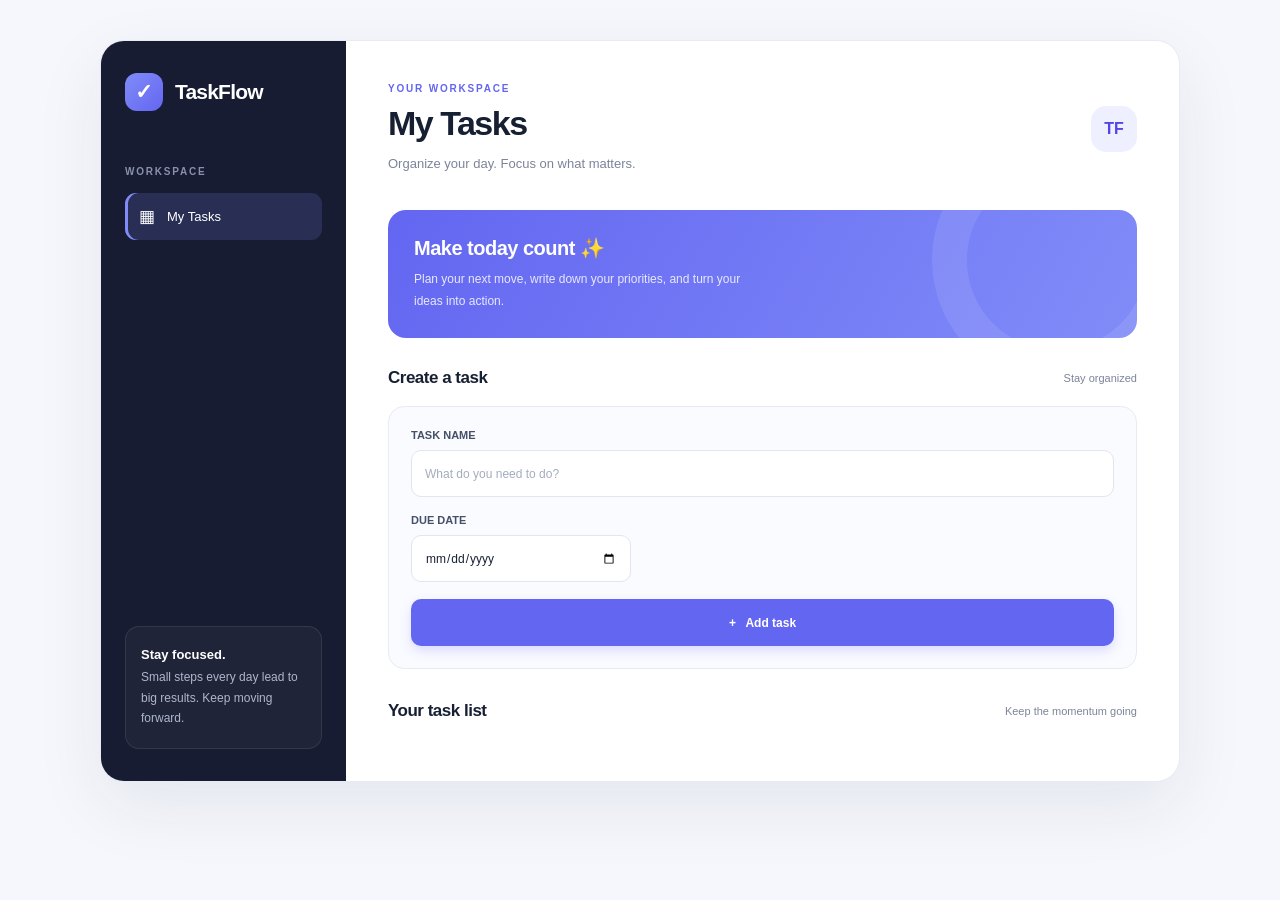
<file: index.html>
<!DOCTYPE html>
<html lang="en">
<head>
    <meta charset="UTF-8">
    <meta name="viewport" content="width=device-width, initial-scale=1.0">
    <link rel="stylesheet" href="./style.css">
    <title>Todo List</title>
</head>
<body>
    <div class="app">
    
        <aside class="sidebar">
            <div class="brand">
                <div class="brand-icon">✓</div>
                <span>TaskFlow</span>
            </div>
    
            <div class="sidebar-label">WORKSPACE</div>
    
            <div class="nav-item active">
                <span class="nav-icon">▦</span>
                <span>My Tasks</span>
            </div>
    
            <div class="sidebar-bottom">
                <strong>Stay focused.</strong>
                <p>Small steps every day lead to big results. Keep moving forward.</p>
            </div>
        </aside>
    
        <main class="main-content">
    
            <header class="topbar">
                <div>
                    <div class="eyebrow">YOUR WORKSPACE</div>
                    <h1>My Tasks</h1>
                    <p class="subtitle">
                        Organize your day. Focus on what matters.
                    </p>
                </div>
    
                <div class="avatar">TF</div>
            </header>
    
            <section class="welcome-banner">
                <h2>Make today count ✨</h2>
                <p>
                    Plan your next move, write down your priorities,
                    and turn your ideas into action.
                </p>
            </section>
    
            <section>
                <div class="section-heading">
                    <h2>Create a task</h2>
                    <span>Stay organized</span>
                </div>
    
                <div class="task-form">
                    <label class="field-label" for="todo-name">
                        TASK NAME
                    </label>
    
                    <input id="todo-name" onkeydown="handle_enter_btn(event)" class="todo_input" type="text"
                        placeholder="What do you need to do?">
    
                    <div class="date-field">
                        <label class="field-label" for="todo-date">
                            DUE DATE
                        </label>
    
                        <input id="todo-date" class="date_input" type="date">
                    </div>
    
                    <button class="add-button" onclick="add_task()">
                        + &nbsp; Add task
                    </button>
                </div>
            </section>
    
            <section>
                <div class="section-heading">
                    <h2>Your task list</h2>
                    <span>Keep the momentum going</span>
                </div>
    
                <div class="tasks_box"></div>
            </section>
    
        </main>
    </div>

    <script src="./script.js"></script>
</body>
</html>
</file>
<file: style.css>
/* =========================
           1. GLOBAL STYLES
        ========================= */

        * {
            margin: 0;
            padding: 0;
            box-sizing: border-box;
        }

        :root {
            --primary: #6366f1;
            --primary-dark: #4f46e5;
            --background: #f5f7fc;
            --surface: #ffffff;
            --text-primary: #172033;
            --text-secondary: #7b8498;
            --border: #e8ebf3;
            --danger: #ef4444;
            --sidebar: #171c32;
        }

        body {
            min-height: 100vh;
            font-family: "Inter", sans-serif;
            background: var(--background);
            color: var(--text-primary);
            padding: 40px 20px;
            display: flex;
            justify-content: center;
            align-items: flex-start;
        }

        button,
        input {
            font: inherit;
        }

        button {
            cursor: pointer;
        }

        /* =========================
           2. MAIN LAYOUT
        ========================= */

        .app {
            width: 100%;
            max-width: 1080px;
            min-height: 650px;
            display: grid;
            grid-template-columns: 245px minmax(0, 1fr);
            background: var(--surface);
            border: 1px solid var(--border);
            border-radius: 24px;
            overflow: hidden;
            box-shadow: 0 24px 70px rgba(35, 43, 80, 0.08);
        }

        /* =========================
           3. SIDEBAR
        ========================= */

        .sidebar {
            background: var(--sidebar);
            color: white;
            padding: 32px 24px;
            display: flex;
            flex-direction: column;
        }

        .brand {
            display: flex;
            align-items: center;
            gap: 12px;
            font-size: 21px;
            font-weight: 800;
            letter-spacing: -0.8px;
            margin-bottom: 55px;
        }

        .brand-icon {
            width: 38px;
            height: 38px;
            display: grid;
            place-items: center;
            background: linear-gradient(135deg, #818cf8, #6366f1);
            border-radius: 12px;
            font-size: 21px;
        }

        .sidebar-label {
            color: #8991ab;
            font-size: 10px;
            font-weight: 700;
            letter-spacing: 1.8px;
            margin-bottom: 16px;
        }

        .nav-item {
            display: flex;
            align-items: center;
            gap: 12px;
            padding: 13px 14px;
            border-radius: 11px;
            color: #b5bdd2;
            font-size: 13px;
            font-weight: 500;
        }

        .nav-item.active {
            background: rgba(129, 140, 248, 0.17);
            color: white;
            box-shadow: inset 3px 0 #818cf8;
        }

        .nav-icon {
            font-size: 17px;
        }

        .sidebar-bottom {
            margin-top: auto;
            padding: 20px 15px;
            border: 1px solid rgba(255, 255, 255, 0.09);
            border-radius: 14px;
            background: rgba(255, 255, 255, 0.035);
        }

        .sidebar-bottom p {
            font-size: 12px;
            line-height: 1.7;
            color: #aeb7ce;
        }

        .sidebar-bottom strong {
            display: block;
            color: white;
            font-size: 13px;
            margin-bottom: 5px;
        }

        /* =========================
           4. MAIN CONTENT
        ========================= */

        .main-content {
            min-width: 0;
            padding: 42px;
        }

        .topbar {
            display: flex;
            justify-content: space-between;
            align-items: center;
            gap: 20px;
            margin-bottom: 35px;
        }

        .eyebrow {
            color: var(--primary);
            text-transform: uppercase;
            letter-spacing: 1.8px;
            font-size: 10px;
            font-weight: 800;
            margin-bottom: 10px;
        }

        h1 {
            font-size: clamp(25px, 4vw, 34px);
            letter-spacing: -1.5px;
            font-weight: 800;
        }

        .subtitle {
            margin-top: 10px;
            color: var(--text-secondary);
            font-size: 13px;
            line-height: 1.7;
        }

        .avatar {
            flex-shrink: 0;
            width: 46px;
            height: 46px;
            display: grid;
            place-items: center;
            border-radius: 15px;
            color: var(--primary-dark);
            background: #eeefff;
            font-weight: 800;
        }

        /* =========================
           5. WELCOME BANNER
        ========================= */

        .welcome-banner {
            position: relative;
            overflow: hidden;
            padding: 26px;
            border-radius: 18px;
            background: linear-gradient(120deg, #6366f1, #818cf8);
            color: white;
            margin-bottom: 30px;
        }

        .welcome-banner::after {
            content: "";
            position: absolute;
            width: 180px;
            height: 180px;
            border: 35px solid rgba(255, 255, 255, 0.09);
            border-radius: 50%;
            right: -45px;
            top: -75px;
            pointer-events: none;
        }

        .welcome-banner h2 {
            font-size: 20px;
            letter-spacing: -0.5px;
            margin-bottom: 9px;
        }

        .welcome-banner p {
            max-width: 330px;
            color: #e8e9ff;
            font-size: 12px;
            line-height: 1.8;
        }

        /* =========================
           6. ADD TASK FORM
        ========================= */

        .section-heading {
            display: flex;
            align-items: center;
            justify-content: space-between;
            gap: 12px;
            margin-bottom: 18px;
        }

        .section-heading h2 {
            font-size: 17px;
            letter-spacing: -0.5px;
        }

        .section-heading span {
            color: var(--text-secondary);
            font-size: 11px;
        }

        .task-form {
            padding: 22px;
            background: #fafbff;
            border: 1px solid var(--border);
            border-radius: 16px;
            margin-bottom: 32px;
        }

        .field-label {
            display: block;
            margin-bottom: 9px;
            color: #465067;
            font-size: 11px;
            font-weight: 700;
        }

        .input-row {
            display: grid;
            grid-template-columns: minmax(0, 1fr) 155px;
            gap: 12px;
        }

        .todo_input,
        .date_input {
            width: 100%;
            min-width: 0;
            height: 47px;
            padding: 0 13px;
            color: var(--text-primary);
            background: white;
            border: 1px solid #e1e5ef;
            border-radius: 10px;
            outline: none;
            font-size: 12px;
            transition: border-color 0.2s, box-shadow 0.2s;
        }

        .todo_input::placeholder {
            color: #a4acbd;
        }

        .todo_input:focus,
        .date_input:focus {
            border-color: var(--primary);
            box-shadow: 0 0 0 4px rgba(99, 102, 241, 0.1);
        }

        .date-field {
            margin-top: 17px;
        }

        .date_input {
            max-width: 220px;
        }

        .add-button {
            width: 100%;
            height: 47px;
            margin-top: 17px;
            border: none;
            border-radius: 10px;
            color: white;
            background: var(--primary);
            font-size: 12px;
            font-weight: 700;
            box-shadow: 0 5px 12px rgba(99, 102, 241, 0.2);
            transition: background 0.2s, transform 0.2s, box-shadow 0.2s;
        }

        .add-button:hover {
            background: var(--primary-dark);
            box-shadow: 0 7px 18px rgba(99, 102, 241, 0.3);
            transform: translateY(-1px);
        }

        .add-button:active {
            transform: translateY(0);
        }

        /* =========================
           7. TASK LIST
        ========================= */

        .tasks_box {
            display: flex;
            flex-direction: column;
            gap: 12px;
        }

        .tasks_box p {
            display: flex;
            align-items: center;
            gap: 12px;
            min-height: 65px;
            padding: 14px 16px;
            background: white;
            border: 1px solid var(--border);
            border-radius: 13px;
            font-size: 12px;
            line-height: 1.6;
            overflow-wrap: anywhere;
            transition: border-color 0.2s, box-shadow 0.2s;
        }

        .tasks_box p:hover {
            border-color: #cfd2ff;
            box-shadow: 0 5px 18px rgba(35, 43, 80, 0.04);
        }

        .tasks_box p::before {
            content: "";
            flex: 0 0 17px;
            width: 17px;
            height: 17px;
            border: 2px solid #c8cce0;
            border-radius: 6px;
        }

        .tasks_box p button {
            flex-shrink: 0;
            margin-left: auto;
            padding: 8px 11px;
            border: 1px solid #fee2e2;
            border-radius: 8px;
            background: #fff5f5;
            color: var(--danger);
            font-size: 11px;
            font-weight: 600;
            transition: background 0.2s, border-color 0.2s;
        }

        .tasks_box p button:hover {
            background: #fee2e2;
            border-color: #fecaca;
        }

        /* =========================
           8. RESPONSIVE DESIGN
        ========================= */

        @media (max-width: 850px) {
            body {
                padding: 20px;
            }

            .app {
                grid-template-columns: 190px minmax(0, 1fr);
            }

            .sidebar {
                padding: 28px 17px;
            }

            .main-content {
                padding: 28px;
            }

            .input-row {
                grid-template-columns: minmax(0, 1fr);
            }
        }

        @media (max-width: 600px) {
            body {
                padding: 10px;
            }

            .app {
                grid-template-columns: 1fr;
                border-radius: 18px;
            }

            .sidebar {
                padding: 18px 20px;
            }

            .brand {
                margin-bottom: 18px;
            }

            .sidebar-label,
            .sidebar-bottom {
                display: none;
            }

            .nav-item {
                padding: 11px 13px;
            }

            .main-content {
                padding: 24px 18px;
            }

            .topbar {
                margin-bottom: 25px;
            }

            .welcome-banner {
                padding: 22px;
            }

            .task-form {
                padding: 16px;
            }

            .tasks_box p {
                gap: 9px;
                padding: 12px;
            }
        }

        @media (prefers-reduced-motion: reduce) {
            *,
            *::before,
            *::after {
                transition: none !important;
            }
        }
</file>
